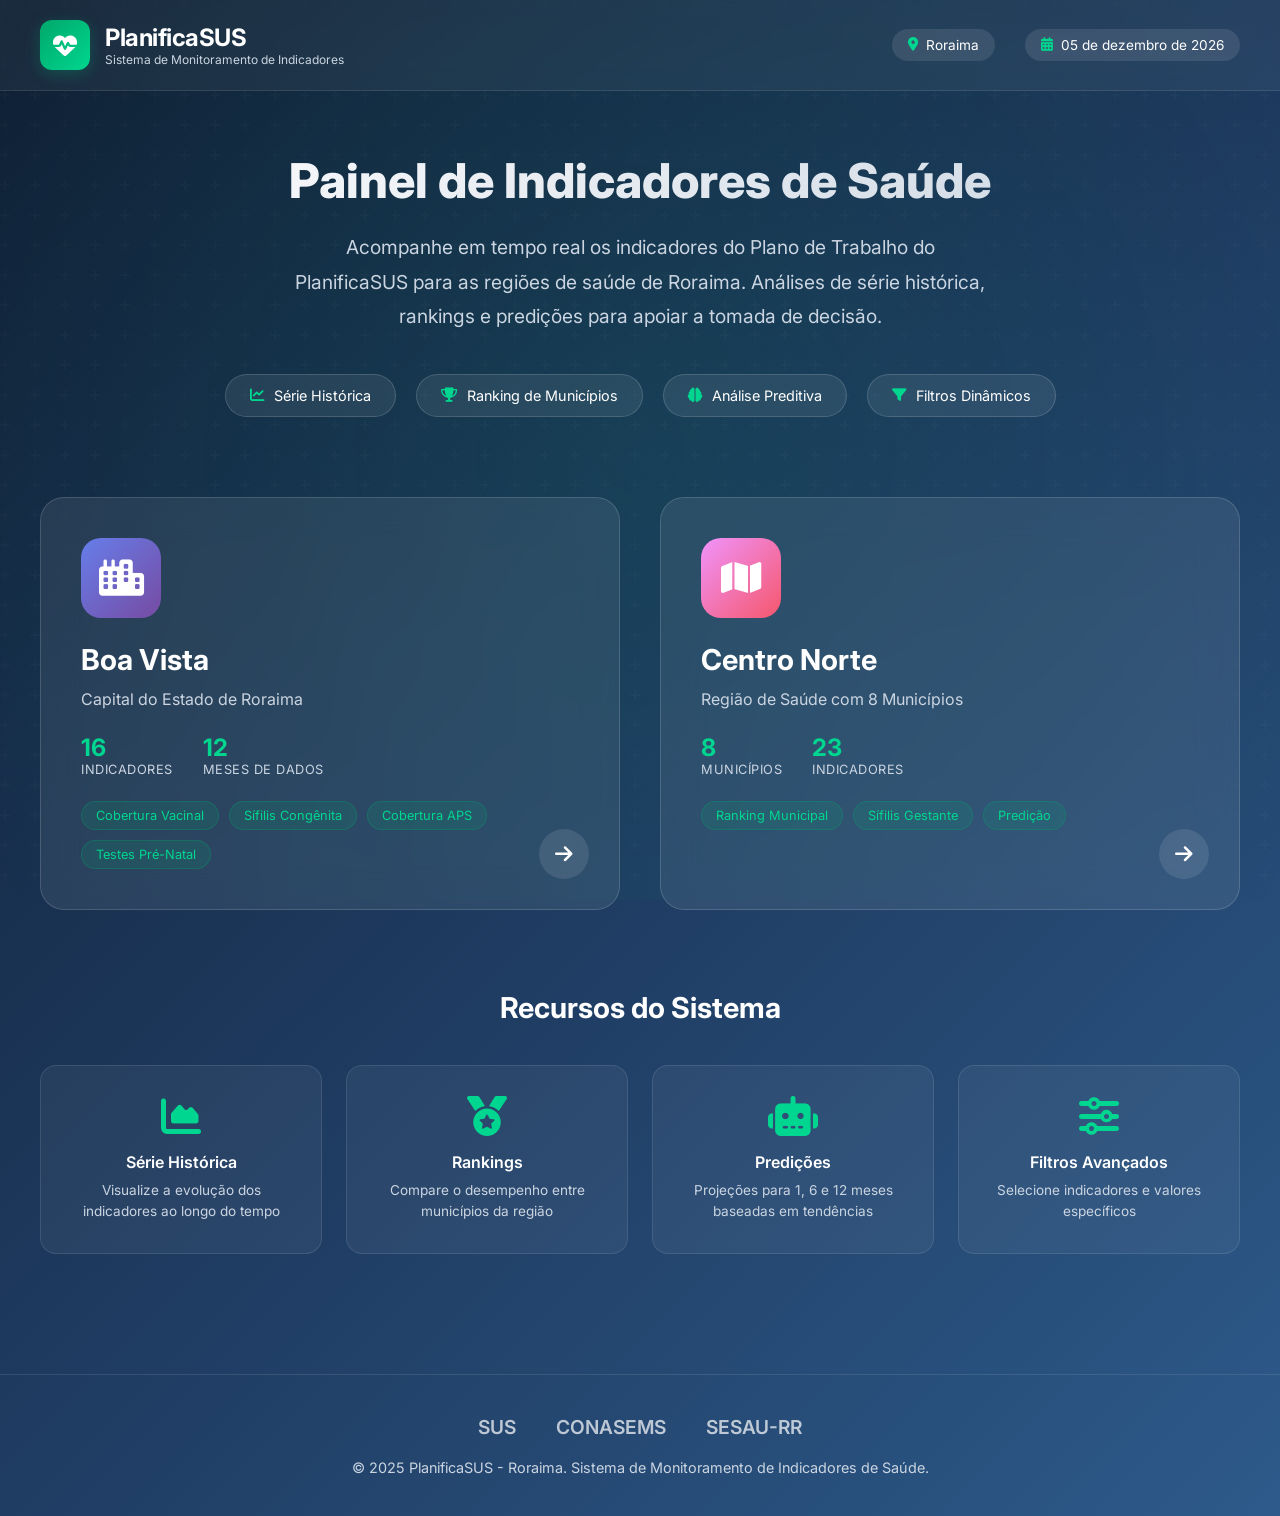
<file: index.html>
<!DOCTYPE html>
<html lang="pt-BR">
<head>
    <meta charset="UTF-8">
    <meta name="viewport" content="width=device-width, initial-scale=1.0">
    <title>PlanificaSUS - Roraima | Monitoramento de Indicadores</title>
    <link href="https://fonts.googleapis.com/css2?family=Inter:wght@300;400;500;600;700;800&display=swap" rel="stylesheet">
    <link rel="stylesheet" href="https://cdnjs.cloudflare.com/ajax/libs/font-awesome/6.4.0/css/all.min.css">
    <style>
        * {
            margin: 0;
            padding: 0;
            box-sizing: border-box;
        }

        :root {
            --primary: #1e3a5f;
            --primary-light: #2d5a8a;
            --primary-dark: #0f1f33;
            --accent: #00a86b;
            --accent-light: #00d68f;
            --gold: #d4a853;
            --white: #ffffff;
            --gray-50: #f8fafc;
            --gray-100: #f1f5f9;
            --gray-200: #e2e8f0;
            --gray-300: #cbd5e1;
            --gray-600: #475569;
            --gray-800: #1e293b;
        }

        body {
            font-family: 'Inter', sans-serif;
            background: linear-gradient(135deg, var(--primary-dark) 0%, var(--primary) 50%, var(--primary-light) 100%);
            min-height: 100vh;
            color: var(--white);
            overflow-x: hidden;
        }

        /* Animated Background */
        .bg-animation {
            position: fixed;
            top: 0;
            left: 0;
            width: 100%;
            height: 100%;
            z-index: 0;
            overflow: hidden;
        }

        .bg-animation::before {
            content: '';
            position: absolute;
            width: 200%;
            height: 200%;
            top: -50%;
            left: -50%;
            background: radial-gradient(circle, rgba(0, 168, 107, 0.1) 0%, transparent 50%);
            animation: pulse 15s ease-in-out infinite;
        }

        .bg-animation::after {
            content: '';
            position: absolute;
            width: 100%;
            height: 100%;
            background: url("data:image/svg+xml,%3Csvg width='60' height='60' viewBox='0 0 60 60' xmlns='http://www.w3.org/2000/svg'%3E%3Cg fill='none' fill-rule='evenodd'%3E%3Cg fill='%23ffffff' fill-opacity='0.03'%3E%3Cpath d='M36 34v-4h-2v4h-4v2h4v4h2v-4h4v-2h-4zm0-30V0h-2v4h-4v2h4v4h2V6h4V4h-4zM6 34v-4H4v4H0v2h4v4h2v-4h4v-2H6zM6 4V0H4v4H0v2h4v4h2V6h4V4H6z'/%3E%3C/g%3E%3C/g%3E%3C/svg%3E");
            opacity: 0.5;
        }

        @keyframes pulse {
            0%, 100% { transform: scale(1) rotate(0deg); }
            50% { transform: scale(1.1) rotate(180deg); }
        }

        /* Header */
        .header {
            position: relative;
            z-index: 10;
            padding: 20px 40px;
            display: flex;
            justify-content: space-between;
            align-items: center;
            background: rgba(255, 255, 255, 0.05);
            backdrop-filter: blur(10px);
            border-bottom: 1px solid rgba(255, 255, 255, 0.1);
        }

        .logo-container {
            display: flex;
            align-items: center;
            gap: 15px;
        }

        .logo-icon {
            width: 50px;
            height: 50px;
            background: linear-gradient(135deg, var(--accent) 0%, var(--accent-light) 100%);
            border-radius: 12px;
            display: flex;
            align-items: center;
            justify-content: center;
            font-size: 24px;
            box-shadow: 0 4px 15px rgba(0, 168, 107, 0.3);
        }

        .logo-text {
            display: flex;
            flex-direction: column;
        }

        .logo-text h1 {
            font-size: 1.5rem;
            font-weight: 700;
            letter-spacing: -0.5px;
        }

        .logo-text span {
            font-size: 0.75rem;
            color: var(--gray-300);
            font-weight: 400;
        }

        .header-info {
            display: flex;
            align-items: center;
            gap: 30px;
        }

        .header-badge {
            display: flex;
            align-items: center;
            gap: 8px;
            padding: 8px 16px;
            background: rgba(255, 255, 255, 0.1);
            border-radius: 20px;
            font-size: 0.85rem;
        }

        .header-badge i {
            color: var(--accent-light);
        }

        /* Main Content */
        .main-content {
            position: relative;
            z-index: 10;
            max-width: 1400px;
            margin: 0 auto;
            padding: 60px 40px;
        }

        .hero-section {
            text-align: center;
            margin-bottom: 80px;
        }

        .hero-section h2 {
            font-size: 3rem;
            font-weight: 800;
            margin-bottom: 20px;
            background: linear-gradient(135deg, var(--white) 0%, var(--gray-300) 100%);
            -webkit-background-clip: text;
            -webkit-text-fill-color: transparent;
            background-clip: text;
        }

        .hero-section p {
            font-size: 1.2rem;
            color: var(--gray-300);
            max-width: 700px;
            margin: 0 auto 40px;
            line-height: 1.8;
        }

        .hero-badges {
            display: flex;
            justify-content: center;
            gap: 20px;
            flex-wrap: wrap;
        }

        .hero-badge {
            display: flex;
            align-items: center;
            gap: 10px;
            padding: 12px 24px;
            background: rgba(255, 255, 255, 0.08);
            border: 1px solid rgba(255, 255, 255, 0.15);
            border-radius: 30px;
            font-size: 0.9rem;
            transition: all 0.3s ease;
        }

        .hero-badge:hover {
            background: rgba(255, 255, 255, 0.12);
            transform: translateY(-2px);
        }

        .hero-badge i {
            color: var(--accent-light);
        }

        /* Dashboard Cards */
        .dashboard-grid {
            display: grid;
            grid-template-columns: repeat(2, 1fr);
            gap: 40px;
            margin-bottom: 60px;
        }

        .dashboard-card {
            background: rgba(255, 255, 255, 0.08);
            backdrop-filter: blur(20px);
            border: 1px solid rgba(255, 255, 255, 0.15);
            border-radius: 24px;
            padding: 40px;
            transition: all 0.4s ease;
            cursor: pointer;
            position: relative;
            overflow: hidden;
        }

        .dashboard-card::before {
            content: '';
            position: absolute;
            top: 0;
            left: 0;
            right: 0;
            height: 4px;
            background: linear-gradient(90deg, var(--accent) 0%, var(--accent-light) 100%);
            opacity: 0;
            transition: opacity 0.3s ease;
        }

        .dashboard-card:hover {
            transform: translateY(-8px);
            background: rgba(255, 255, 255, 0.12);
            box-shadow: 0 25px 50px rgba(0, 0, 0, 0.3);
        }

        .dashboard-card:hover::before {
            opacity: 1;
        }

        .card-icon {
            width: 80px;
            height: 80px;
            border-radius: 20px;
            display: flex;
            align-items: center;
            justify-content: center;
            font-size: 36px;
            margin-bottom: 24px;
        }

        .card-capital .card-icon {
            background: linear-gradient(135deg, #667eea 0%, #764ba2 100%);
        }

        .card-regional .card-icon {
            background: linear-gradient(135deg, #f093fb 0%, #f5576c 100%);
        }

        .dashboard-card h3 {
            font-size: 1.8rem;
            font-weight: 700;
            margin-bottom: 12px;
        }

        .dashboard-card .subtitle {
            font-size: 1rem;
            color: var(--gray-300);
            margin-bottom: 24px;
        }

        .card-stats {
            display: flex;
            gap: 30px;
            margin-bottom: 24px;
        }

        .stat-item {
            display: flex;
            flex-direction: column;
        }

        .stat-value {
            font-size: 1.5rem;
            font-weight: 700;
            color: var(--accent-light);
        }

        .stat-label {
            font-size: 0.8rem;
            color: var(--gray-300);
            text-transform: uppercase;
            letter-spacing: 0.5px;
        }

        .card-features {
            display: flex;
            flex-wrap: wrap;
            gap: 10px;
        }

        .feature-tag {
            padding: 6px 14px;
            background: rgba(0, 168, 107, 0.15);
            border: 1px solid rgba(0, 168, 107, 0.3);
            border-radius: 20px;
            font-size: 0.8rem;
            color: var(--accent-light);
        }

        .card-arrow {
            position: absolute;
            bottom: 30px;
            right: 30px;
            width: 50px;
            height: 50px;
            background: rgba(255, 255, 255, 0.1);
            border-radius: 50%;
            display: flex;
            align-items: center;
            justify-content: center;
            font-size: 20px;
            transition: all 0.3s ease;
        }

        .dashboard-card:hover .card-arrow {
            background: var(--accent);
            transform: translateX(5px);
        }

        /* Features Section */
        .features-section {
            margin-top: 80px;
        }

        .features-section h3 {
            text-align: center;
            font-size: 1.8rem;
            font-weight: 700;
            margin-bottom: 40px;
        }

        .features-grid {
            display: grid;
            grid-template-columns: repeat(4, 1fr);
            gap: 24px;
        }

        .feature-card {
            background: rgba(255, 255, 255, 0.05);
            border: 1px solid rgba(255, 255, 255, 0.1);
            border-radius: 16px;
            padding: 30px;
            text-align: center;
            transition: all 0.3s ease;
        }

        .feature-card:hover {
            background: rgba(255, 255, 255, 0.08);
            transform: translateY(-4px);
        }

        .feature-card i {
            font-size: 2.5rem;
            color: var(--accent-light);
            margin-bottom: 16px;
        }

        .feature-card h4 {
            font-size: 1rem;
            font-weight: 600;
            margin-bottom: 8px;
        }

        .feature-card p {
            font-size: 0.85rem;
            color: var(--gray-300);
            line-height: 1.6;
        }

        /* Footer */
        .footer {
            position: relative;
            z-index: 10;
            text-align: center;
            padding: 40px;
            margin-top: 60px;
            border-top: 1px solid rgba(255, 255, 255, 0.1);
        }

        .footer p {
            color: var(--gray-300);
            font-size: 0.9rem;
        }

        .footer-logos {
            display: flex;
            justify-content: center;
            gap: 40px;
            margin-bottom: 20px;
            opacity: 0.7;
        }

        .footer-logos img {
            height: 40px;
            filter: brightness(0) invert(1);
        }

        /* Responsive */
        @media (max-width: 1024px) {
            .dashboard-grid {
                grid-template-columns: 1fr;
            }

            .features-grid {
                grid-template-columns: repeat(2, 1fr);
            }
        }

        @media (max-width: 768px) {
            .header {
                flex-direction: column;
                gap: 20px;
                padding: 20px;
            }

            .hero-section h2 {
                font-size: 2rem;
            }

            .main-content {
                padding: 40px 20px;
            }

            .features-grid {
                grid-template-columns: 1fr;
            }

            .card-stats {
                flex-direction: column;
                gap: 15px;
            }
        }
    </style>
</head>
<body>
    <div class="bg-animation"></div>

    <header class="header">
        <div class="logo-container">
            <div class="logo-icon">
                <i class="fas fa-heartbeat"></i>
            </div>
            <div class="logo-text">
                <h1>PlanificaSUS</h1>
                <span>Sistema de Monitoramento de Indicadores</span>
            </div>
        </div>
        <div class="header-info">
            <div class="header-badge">
                <i class="fas fa-map-marker-alt"></i>
                <span>Roraima</span>
            </div>
            <div class="header-badge">
                <i class="fas fa-calendar-alt"></i>
                <span id="current-date"></span>
            </div>
        </div>
    </header>

    <main class="main-content">
        <section class="hero-section">
            <h2>Painel de Indicadores de Saúde</h2>
            <p>
                Acompanhe em tempo real os indicadores do Plano de Trabalho do PlanificaSUS 
                para as regiões de saúde de Roraima. Análises de série histórica, rankings 
                e predições para apoiar a tomada de decisão.
            </p>
            <div class="hero-badges">
                <div class="hero-badge">
                    <i class="fas fa-chart-line"></i>
                    <span>Série Histórica</span>
                </div>
                <div class="hero-badge">
                    <i class="fas fa-trophy"></i>
                    <span>Ranking de Municípios</span>
                </div>
                <div class="hero-badge">
                    <i class="fas fa-brain"></i>
                    <span>Análise Preditiva</span>
                </div>
                <div class="hero-badge">
                    <i class="fas fa-filter"></i>
                    <span>Filtros Dinâmicos</span>
                </div>
            </div>
        </section>

        <section class="dashboard-grid">
            <div class="dashboard-card card-capital" onclick="window.location.href='dashboard_capital.html'">
                <div class="card-icon">
                    <i class="fas fa-city"></i>
                </div>
                <h3>Boa Vista</h3>
                <p class="subtitle">Capital do Estado de Roraima</p>
                <div class="card-stats">
                    <div class="stat-item">
                        <span class="stat-value" id="capital-indicadores">--</span>
                        <span class="stat-label">Indicadores</span>
                    </div>
                    <div class="stat-item">
                        <span class="stat-value" id="capital-meses">--</span>
                        <span class="stat-label">Meses de Dados</span>
                    </div>
                </div>
                <div class="card-features">
                    <span class="feature-tag">Cobertura Vacinal</span>
                    <span class="feature-tag">Sífilis Congênita</span>
                    <span class="feature-tag">Cobertura APS</span>
                    <span class="feature-tag">Testes Pré-Natal</span>
                </div>
                <div class="card-arrow">
                    <i class="fas fa-arrow-right"></i>
                </div>
            </div>

            <div class="dashboard-card card-regional" onclick="window.location.href='dashboard_regional.html'">
                <div class="card-icon">
                    <i class="fas fa-map"></i>
                </div>
                <h3>Centro Norte</h3>
                <p class="subtitle">Região de Saúde com 8 Municípios</p>
                <div class="card-stats">
                    <div class="stat-item">
                        <span class="stat-value" id="regional-municipios">8</span>
                        <span class="stat-label">Municípios</span>
                    </div>
                    <div class="stat-item">
                        <span class="stat-value" id="regional-indicadores">--</span>
                        <span class="stat-label">Indicadores</span>
                    </div>
                </div>
                <div class="card-features">
                    <span class="feature-tag">Ranking Municipal</span>
                    <span class="feature-tag">Sífilis Gestante</span>
                    <span class="feature-tag">Predição</span>
                </div>
                <div class="card-arrow">
                    <i class="fas fa-arrow-right"></i>
                </div>
            </div>
        </section>

        <section class="features-section">
            <h3>Recursos do Sistema</h3>
            <div class="features-grid">
                <div class="feature-card">
                    <i class="fas fa-chart-area"></i>
                    <h4>Série Histórica</h4>
                    <p>Visualize a evolução dos indicadores ao longo do tempo</p>
                </div>
                <div class="feature-card">
                    <i class="fas fa-medal"></i>
                    <h4>Rankings</h4>
                    <p>Compare o desempenho entre municípios da região</p>
                </div>
                <div class="feature-card">
                    <i class="fas fa-robot"></i>
                    <h4>Predições</h4>
                    <p>Projeções para 1, 6 e 12 meses baseadas em tendências</p>
                </div>
                <div class="feature-card">
                    <i class="fas fa-sliders-h"></i>
                    <h4>Filtros Avançados</h4>
                    <p>Selecione indicadores e valores específicos</p>
                </div>
            </div>
        </section>
    </main>

    <footer class="footer">
        <div class="footer-logos">
            <span style="font-size: 1.2rem; font-weight: 600;">SUS</span>
            <span style="font-size: 1.2rem; font-weight: 600;">CONASEMS</span>
            <span style="font-size: 1.2rem; font-weight: 600;">SESAU-RR</span>
        </div>
        <p>&copy; 2025 PlanificaSUS - Roraima. Sistema de Monitoramento de Indicadores de Saúde.</p>
    </footer>

    <script src="dados.js"></script>
    <script>
        // Set current date
        const options = { day: '2-digit', month: 'long', year: 'numeric' };
        document.getElementById('current-date').textContent = new Date().toLocaleDateString('pt-BR', options);

        // Load data stats
        try {
            const data = DADOS_RR;
            // Capital stats - filter valid records
            const capitalData = data.capital.filter(d => d.Município && d.Ano && d.Mês);
            const capitalMeses = [...new Set(capitalData.map(d => d.Mês?.trim()).filter(Boolean))].length;
            document.getElementById('capital-meses').textContent = capitalMeses;

            // Count unique indicators (exclude metadata columns)
            const excludedCols = ['UF', 'Região de Saúde', 'Município', 'Código IBGE município', 'Mês', 'Ano', 'Esfera'];
            const capitalIndicadores = [...new Set(data.headersCapital)].filter(h => !excludedCols.includes(h)).length;
            document.getElementById('capital-indicadores').textContent = capitalIndicadores;

            // Regional stats
            const regionalIndicadores = [...new Set(data.headersCentroNorte)].filter(h => !excludedCols.includes(h)).length;
            document.getElementById('regional-indicadores').textContent = regionalIndicadores;
        } catch (err) {
            console.error('Erro ao carregar dados:', err);
        }
    </script>
</body>
</html>
</file>
